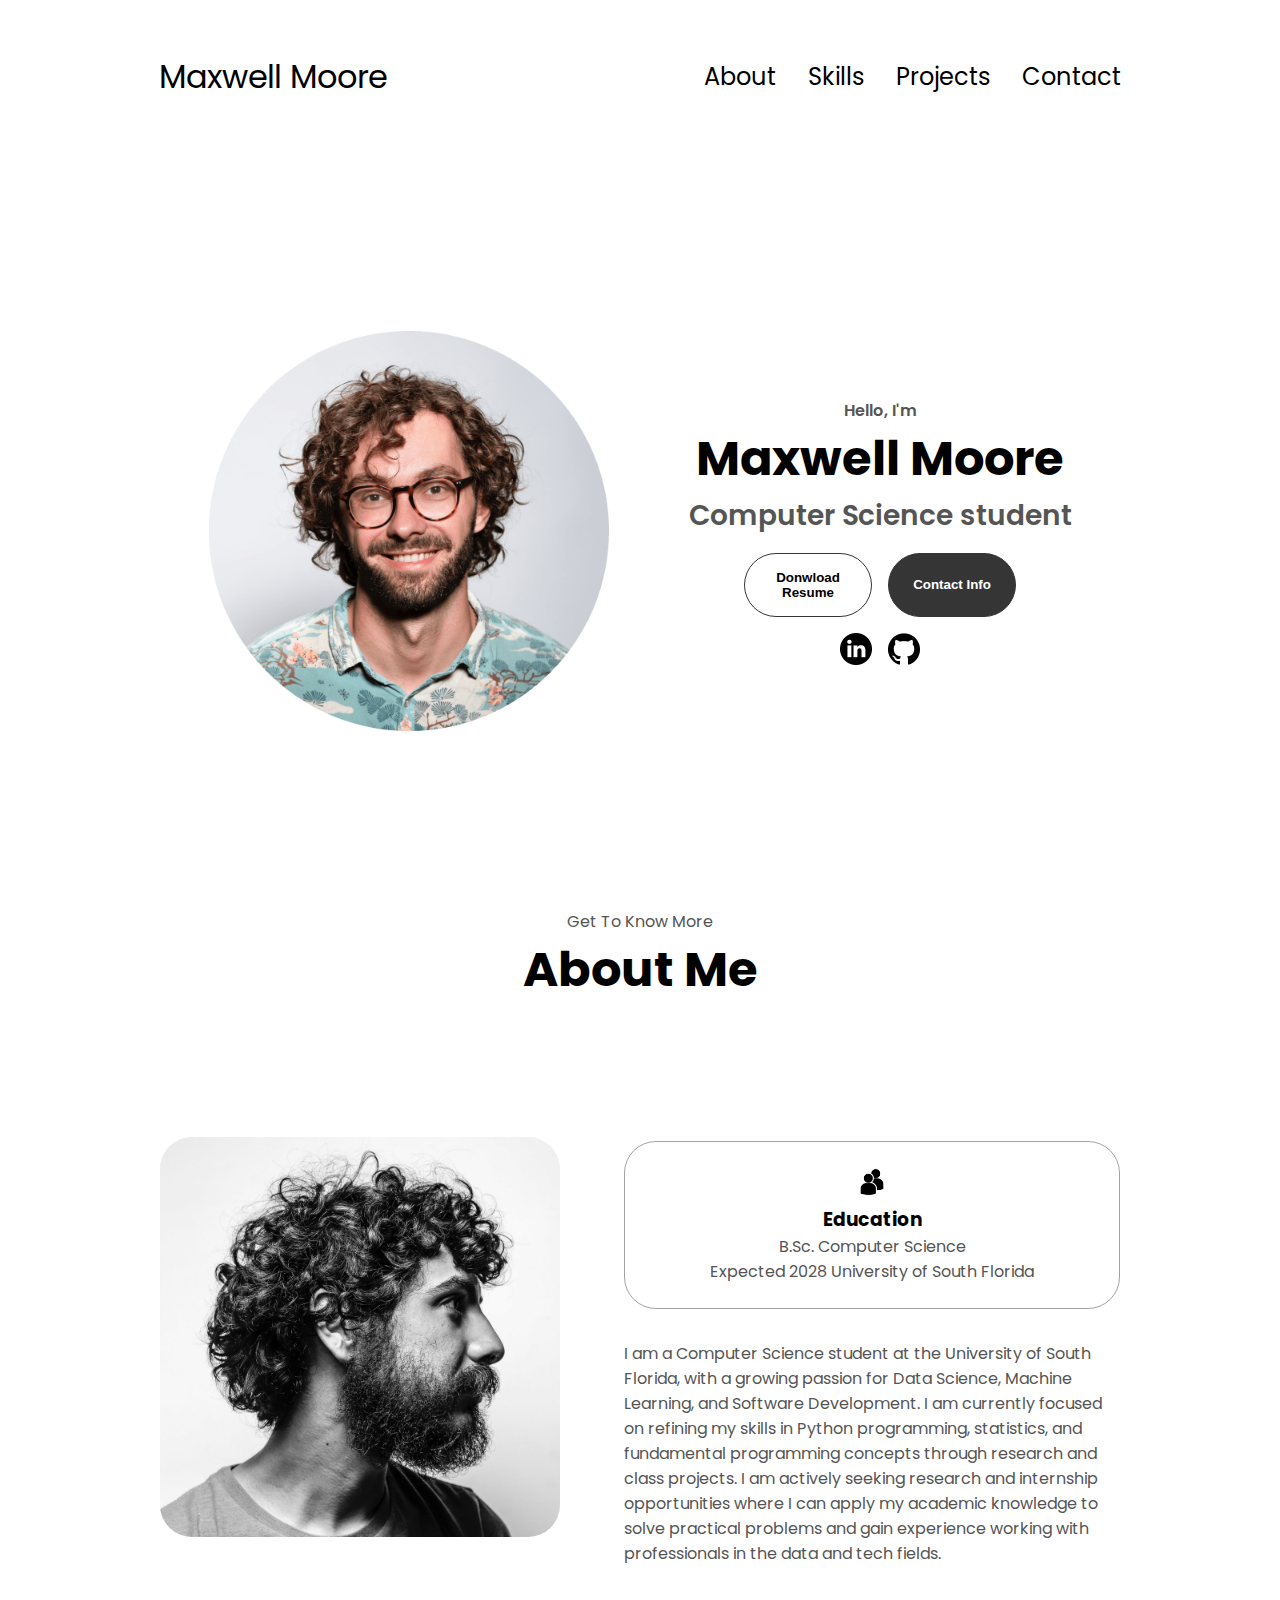
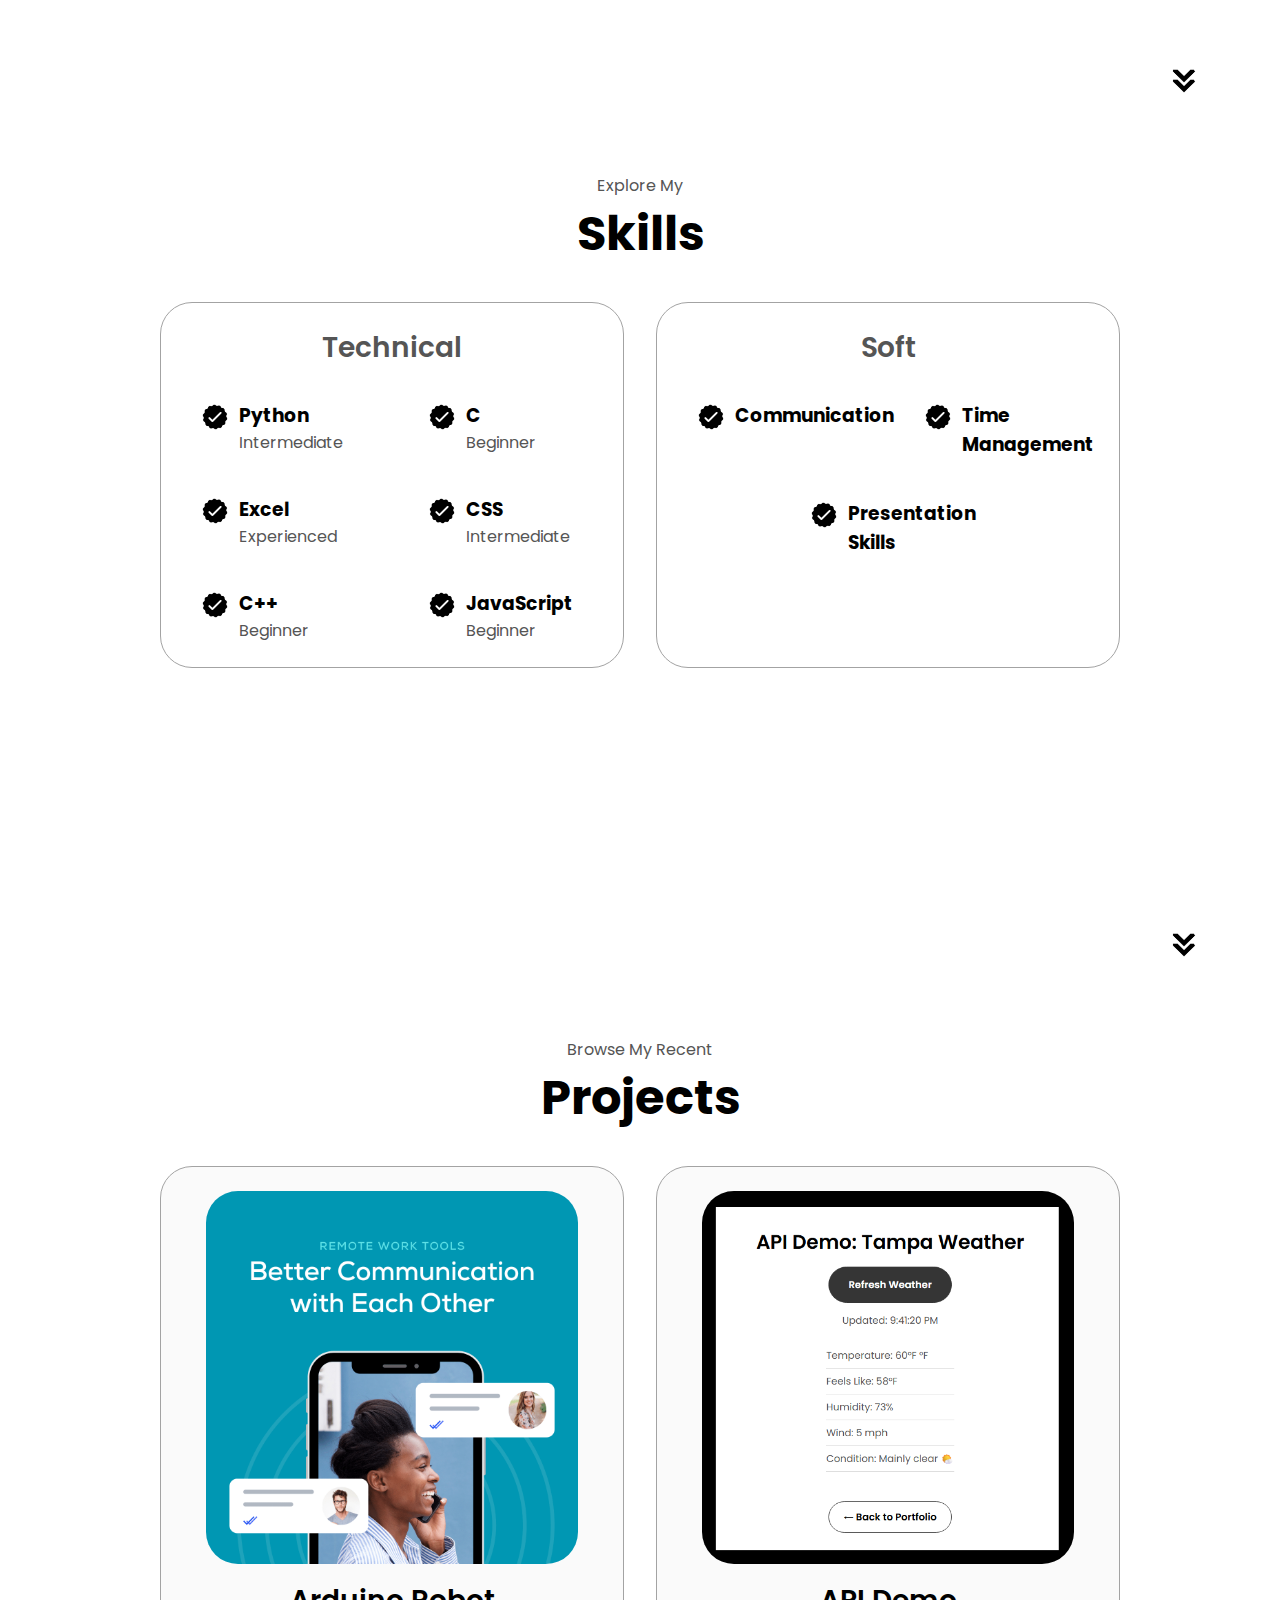
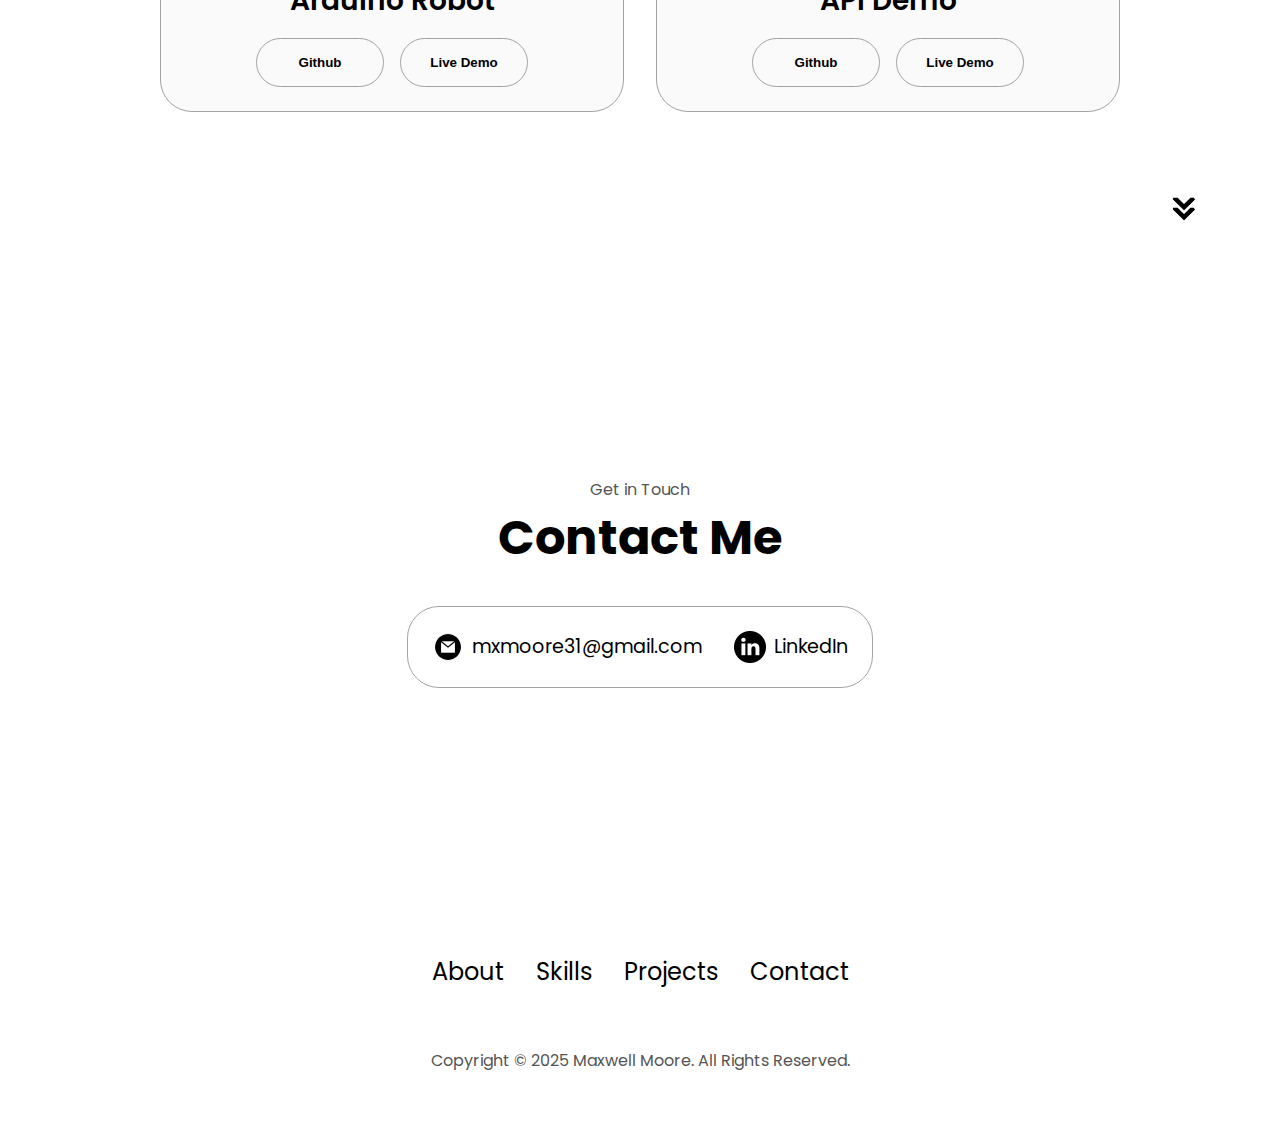
<file: index.html>
<!DOCTYPE html>
<html lang="en">
    <head>
        <meta charset="UTF-8" />
        <meta http-equiv="X-UA-Compatible" content="IE=edge" />
        <meta name="viewport" content="width=device-width, initial-scale=1.0" />
        <title>Maxwell's Portfolio</title>
        <link rel="stylesheet" href="style.css" />
        <link rel="stylesheet" href="mediaqueries.css" />
    </head>
    <body>
        <nav id="desktop-nav">
            <div class="logo">Maxwell Moore</div>
            <div>
                <ul class="nav-links">
                    <li><a href="#about">About</a></li>
                    <li><a href="#experience">Skills</a></li>
                    <li><a href="#projects">Projects</a></li>
                    <li><a href="#contact">Contact</a></li>
                </ul>
            </div>
        </nav>
        <nav id="hamburger-nav">
            <div class="logo">Maxwell Moore</div>
            <div class="hamburger-menu">
                <div class="hamburger-icon" onclick="toggleMenu()">
                    <span></span>
                    <span></span>
                    <span></span>
                </div>
                <div class="menu-links">
                    <li><a href="#about" onclick="toggleMenu()">About</a></li>
                    <li><a href="#experience" onclick="toggleMenu()">Skills</a></li>
                    <li><a href="#projects" onclick="toggleMenu()">Projects</a></li>
                    <li><a href="#contact" onclick="toggleMenu()">Contact</a></li>
                </div>
            </div>
        </nav>
        <section id="profile">
            <div class="section__pic-container">
                <img src="./assets/profile-pic.png" alt="Maxwell Moore profile picture">
            </div>
            <div class="section__text">
                <p class="section__text__p1">Hello, I'm</p>
                <h1 class="title">Maxwell Moore</h1>
                <p class="section__text__p2">Computer Science student</p>
                <div class="btn-container">
                    <button 
                        class="btn btn-color-2" 
                        onclick="window.open('./assets/Maxwell_Moore_resume.pdf')">
                        
                        Donwload Resume
                    </button>
                    <button class="btn btn-color-1" onclick="location.href='./#contact'">
                        Contact Info
                    </button>
                </div>
                <div id="socials-container">
                    <img 
                        src="./assets/linkedin.png" 
                        alt="My LinkedIn profile"
                        class="icon" 
                        onclick="location.href='https://www.linkedin.com/in/maxwell-m-0b973a325/'"
                    />
                    <img 
                        src="./assets/github.png" 
                        alt="My Github profile"
                        class="icon" 
                        onclick="location.href='https://github.com/MMoore-33/'"
                    />
                </div>
            </div>
        </section>
        <section id="about">
            <p class="section__text__p1">Get To Know More</p>
            <h1 class="title">About Me</h1>
            <div class="section-container">
                <div class="section__pic-container">
                    <img src="./assets/about-pic.png" alt="Profile picture" class="about-pic"
                    />
                </div>
                <div class="about-details-container">
                    <div class="about-containers">
                       <!-- <div class="details-container">
                            <img 
                                src="./assets/experience.png" 
                                alt="Experience icon"
                                class="icon about-badges"
                            />
                            <h3>Experience</h3>
                            <p>2+ years <br />Frontend Development</p>
                        </div> -->
                        <div class="details-container">
                            <img 
                                src="./assets/education.png" 
                                alt="Education icon"
                                class="icon about-badges"
                            />
                            <h3>Education</h3>
                            <p>B.Sc. Computer Science</p>
                            <p>Expected 2028 University of South Florida</p>
                        </div>
                    </div>
                    <div class="text-container">
                        <p>I am a Computer Science student at the University of South Florida, with a growing passion for Data Science,
                        Machine Learning, and Software Development. I am currently focused on refining my skills in Python programming,
                        statistics, and fundamental programming concepts through research and class
                        projects. I am actively seeking research and internship opportunities where I can apply my academic knowledge to solve
                        practical problems and gain experience working with professionals in the data and tech fields.
                        </p>
                    </div>
                </div>
            </div>
            <img 
                src="./assets/arrow.png" 
                alt="Arrow icon" 
                class="icon arrow"
                onclick="location.href='./#experience'"
            />
        </section>
        <section id="experience">
            <p class="section__text__p1">Explore My</p>
            <h1 class="title">Skills</h1>
            <div class="experience-details-container">
                <div class="about-containers">
                    <div class="details-container">
                        <h2 class="experience-sub-title">Technical</h2>
                        <div class="article-container">
                            <article>
                                <img 
                                    src="./assets/checkmark.png"  
                                    alt="Experience icon"
                                    class="icon"
                                />
                                <div>
                                    <h3>Python</h3>
                                    <p>Intermediate</p>
                                </div>
                            </article>
                            <article>
                                <img 
                                    src="./assets/checkmark.png"  
                                    alt="Experience icon"
                                    class="icon"
                                />
                                <div>
                                    <h3>C</h3>
                                    <p>Beginner</p>
                                </div>
                            </article>
                            <article>
                                <img 
                                    src="./assets/checkmark.png"  
                                    alt="Experience icon"
                                    class="icon"
                                />
                                <div>
                                    <h3>Excel</h3>
                                    <p>Experienced</p>
                                </div>
                            </article>
                            <article>
                                <img 
                                    src="./assets/checkmark.png"  
                                    alt="Experience icon"
                                    class="icon"
                                />
                                <div>
                                    <h3>CSS</h3>
                                    <p>Intermediate</p>
                                </div>
                            </article>
                            <article>
                                <img 
                                    src="./assets/checkmark.png"  
                                    alt="Experience icon"
                                    class="icon"
                                />
                                <div>
                                    <h3>C++</h3>
                                    <p>Beginner</p>
                                </div>
                            </article>
                            <article>
                                <img 
                                    src="./assets/checkmark.png" 
                                    alt="Experience icon" 
                                    class="icon" />
                                <div>
                                    <h3>JavaScript</h3>
                                    <p>Beginner</p>
                                </div>
                            </article>
                        </div>
                    </div>
                    <div class="details-container">
                        <h2 class="experience-sub-title">Soft</h2>
                        <div class="article-container">
                            <article>
                                <img 
                                    src="./assets/checkmark.png"  
                                    alt="Experience icon"
                                    class="icon"
                                />
                                <div>
                                    <h3>Communication</h3>
                                    <!-- <p>Experienced</p> -->
                                </div>
                            </article>
                            <article>
                                <img 
                                    src="./assets/checkmark.png"  
                                    alt="Experience icon"
                                    class="icon"
                                />
                                <div>
                                    <h3>Time Management</h3>
                                    <!-- <p>Experienced</p> -->
                                </div>
                            </article>
                            <article>
                                <img 
                                    src="./assets/checkmark.png"  
                                    alt="Experience icon"
                                    class="icon"
                                />
                                <div>
                                    <h3>Presentation Skills</h3>
                                    <!-- <p>Experienced</p> -->
                                </div>
                            </article>
                            <!-- <article>
                                <img 
                                    src="./assets/checkmark.png"  
                                    alt="Experience icon"
                                    class="icon"
                                />
                                <div>
                                    <h3>JavaScript</h3>
                                    <p>Experienced</p>
                                </div>
                            </article> -->
                        </div>
                    </div>
                </div>
            </div>
            <img 
                src="./assets/arrow.png" 
                alt="Arrow icon" 
                class="icon arrow"
                onclick="location.href='./#projects'"
            />
        </section>
        <section id="projects">
            <p class="section__text__p1">Browse My Recent</p>
            <h1 class="title">Projects</h1>
            <div class="experience-details-container">
                <div class="about-containers">
                    <div class="details-container color-container">
                    <div class="article-container">
                        <img 
                            src="./assets/project-1.png" 
                            alt="Project 1"
                            class="project-img"
                        />
                    </div>
                    <h2 class="experience-sub-title project-title">Arduino Robot</h2>
                    <div class="btn-container">
                        <button class="btn btn-color-2 project-btn" onclick="location.href='https://github.com/MMoore-33/Arduino-Robot/'">
                            Github
                        </button>
                        <button 
                            class="btn btn-color-2 project-btn" 
                            onclick="location.href='https://drive.google.com/file/d/1azW4pftp9ejOA5FDDhb_mDvlWvCeqiDs/view?usp=drive_link'">
                            Live Demo
                        </button>
                    </div>
                    </div>
                    <div class="details-container color-container">
                    <div class="article-container">
                        <img 
                            src="./assets/project-2.png" 
                            alt="Project 2"
                            class="project-img"
                        />
                    </div>
                    <h2 class="experience-sub-title project-title">API Demo</h2>
                    <div class="btn-container">
                        <button class="btn btn-color-2 project-btn" onclick="location.href='https://github.com/MMoore-33/html-css-js-portfolio-website/'">
                            Github
                        </button>
                        <button class="btn btn-color-2 project-btn" onclick="location.href='demo.html'">
                            Live Demo
                        </button>
                        <!--<button 
                            class="btn btn-color-2 project-btn" 
                            onclick="location.href='https://https://drive.google.com/file/d/1azW4pftp9ejOA5FDDhb_mDvlWvCeqiDs/view?usp=drive_link'">
                            Live Demo
                        </button>-->
                    </div>
                    </div>
                    <!--<div class="details-container color-container">
                    <div class="article-container">
                        <img 
                            src="./assets/project-3.png" 
                            alt="Project 3"
                            class="project-img"
                        />
                    </div>
                    <h2 class="experience-sub-title project-title">Project Three</h2>
                    <div class="btn-container">
                        <button class="btn btn-color-2 project-btn" onclick="location.href='https://github.com/MMoore-33/Arduino-Robot/'">
                            Github
                        </button>
                        <button 
                            class="btn btn-color-2 project-btn" 
                            onclick="location.href='https://https://drive.google.com/file/d/1azW4pftp9ejOA5FDDhb_mDvlWvCeqiDs/view?usp=drive_link'">
                            Live Demo
                        </button>
                    </div>
                    </div>-->
                </div>
            </div>
            <img 
                src="./assets/arrow.png" 
                alt="Arrow icon" 
                class="icon arrow"
                onclick="location.href='./#contact'"
            />
        </section>
        <section id="contact">
            <p class="section__text__p1">Get in Touch</p>
            <h1 class="title">Contact Me</h1>
            <div class="contact-info-upper-container">
                <div class="contact-info-container">
                    <img 
                        src="./assets/email.png" 
                        alt="Email icon" 
                        class="icon contact-icon"
                    />
                    <p><a href="mailto:mxmoore31@gmail.com">mxmoore31@gmail.com</a>
                    </p>
                </div>
                <div class="contact-info-container">
                    <img 
                        src="./assets/linkedin.png" 
                        alt="LinkedIn icon icon" 
                        class="icon contact-icon"
                    />
                    <p><a href="https://www.linkedin.com/in/maxwell-m-0b973a325/">LinkedIn</a></p>
                </div>
            </div>
        </section>
        <footer>
            <nav>
                <div class="nav-links-container">
                    <ul class="nav-links">
                        <li><a href="#about">About</a></li>
                        <li><a href="#experience">Skills</a></li>
                        <li><a href="#projects">Projects</a></li>
                        <li><a href="#contact">Contact</a></li>
                    </ul>
                </div>
            </nav>
            <p>Copyright &#169; 2025 Maxwell Moore. All Rights Reserved.</p>
        </footer>
        <script src="script.js"></script>
    </body>
</html>
</file>
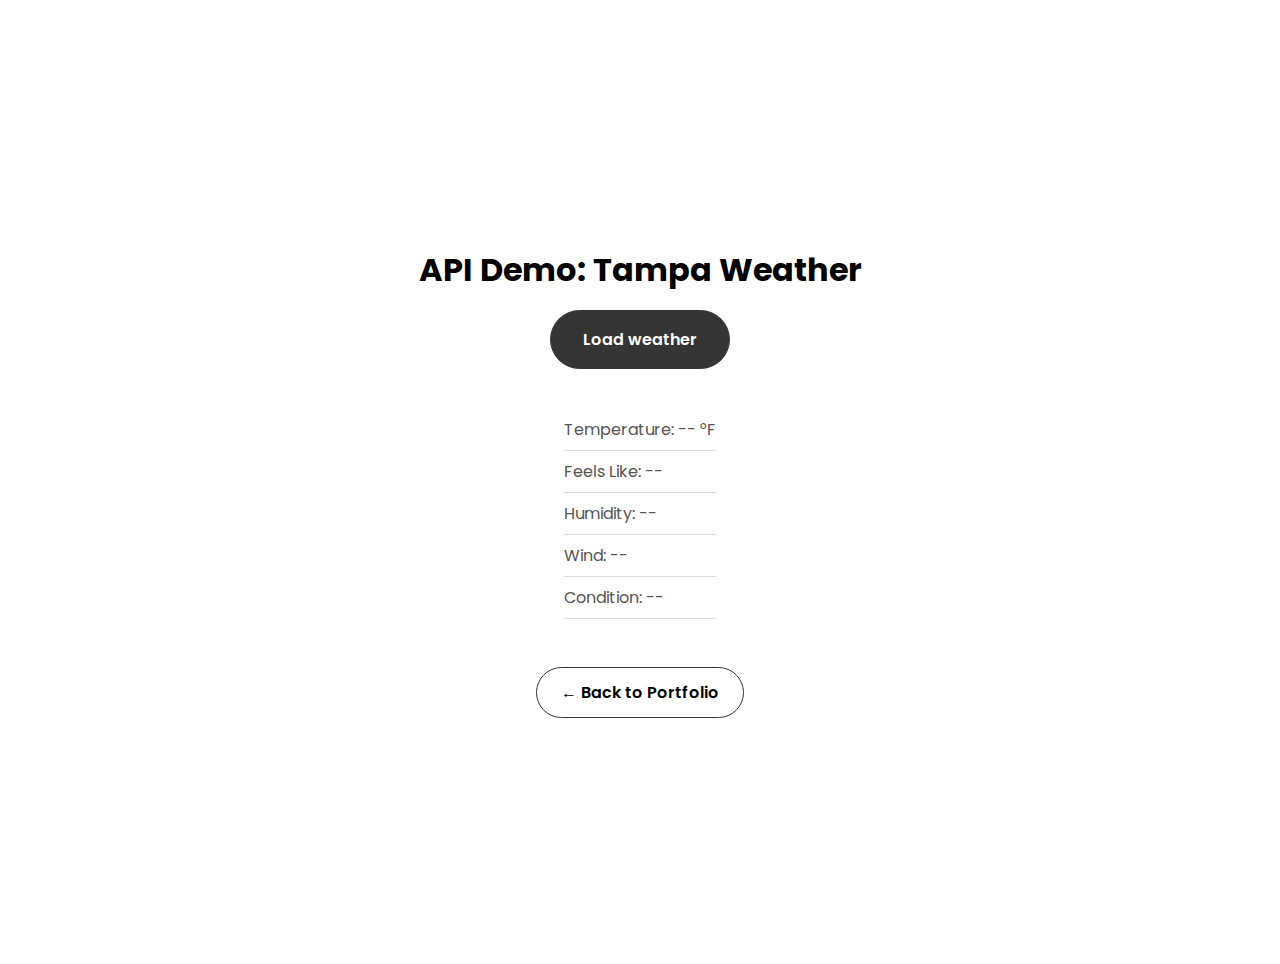
<file: demo.html>
<!doctype html>
<html>
    <head>
        <meta charset="UTF-8" />
        <meta name="viewport" content="width=device-width, initial-scale=1.0" />
        <title>API Demo</title>
        <link rel="stylesheet" href="style.css" />

        <style>
            body {
                display: flex;
                flex-direction: column;
                align-items: center;
                justify-content: center;
                min-height: 100vh;
                text-align: center;
                padding: 2rem;
            }

            #loadBtn {
                font-family: "Poppins", sans-serif;
                font-weight: 600;
                padding: 1rem 2rem;
                border-radius: 2rem;
                border: rgb(53, 53, 53) 0.1rem solid;
                background: rgb(53, 53, 53);
                color: white;
                cursor: pointer;
                font-size: 1rem;
                transition: all 300ms ease;
                margin: 1rem 0;
            }

            #loadBtn:hover {
                background: rgb(0, 0, 0);
            }

            #results {
                margin: 1.5rem 0;
                text-align: left;
            }

            #results p {
                padding: .5rem 0;
                border-bottom: 1px solid rgb(220, 220, 220);
            }

            .back-btn {
                display: inline-block;
                margin-top: 1.5rem;
                padding: 0.75rem 1.5rem;
                border: rgb(53, 53, 53) 0.1rem solid;
                border-radius: 2rem;
                font-family: "Poppins", sans-serif;
                font-weight: 600;
                color: black;
                text-decoration: none;
                transition: all 300ms ease;
            }

            .back-btn:hover {
                background: rgb(53, 53, 53);
                color: white;
            }

            h1 {
                cursor: default;
            }
        </style>
    </head>

    <body>
        <h1>API Demo: Tampa Weather</h1>

        <button id="loadBtn">Load weather</button>

        <p id="status"></p>

        <div id="results">
            <p>Temperature: <span id="temp">--</span> °F</p>
            <p>Feels Like: <span id="feels">--</span></p>
            <p>Humidity: <span id="humidity">--</span></p>
            <p>Wind: <span id="wind">--</span></p>
            <p>Condition: <span id="condition">--</span></p>
        </div>

        <script src="demo.js"></script>

        <a href="index.html" class="back-btn">← Back to Portfolio</a>
    </body>
</html>
</file>
<file: style.css>
/* GENERAL */

@import url('https://fonts.googleapis.com/css2?family=Poppins:wght@300;400;500;600&display=swap');

* {
    margin: 0;
    padding: 0;

}

body {
    font-family: "Poppins", sans-serif;
}

html {
    scroll-behavior: smooth;
}

p {
    color: rgb(85, 85, 85);
}

/* TRANSITION */

a, 
.btn {
    transition: all 300ms ease;
}

/* DESKTOP NAV */

nav, 
.nav-links {
    display: flex;
}

nav {
    justify-content: space-around;
    align-items: center;
    height: 17vh;
}

.nav-links {
    gap: 2rem;
    list-style: none;
    font-size: 1.5rem;
}

a {
    color: black;
    text-decoration: none;
    text-decoration-color: white;
}

a:hover {
    color: grey;
    text-decoration: underline;
    text-underline-offset: 1rem;
    text-decoration-color: rgb(181, 181, 181);
}

.logo {
    font-size: 2rem;
}

.logo:hover {
    cursor: default;
}

/* HAMBURGER MENU*/

#hamburger-nav {
    display: none;
}

.hamburger-menu {
    position: relative;
    display: inline-block;
}

.hamburger-icon {
    display: flex;
    flex-direction: column;
    justify-content: space-between;
    height: 24px;
    width: 30px;
    cursor: pointer;
}

.hamburger-icon span {
    width: 100%;
    height: 2px;
    background-color: black;
    transition: all 0.3 ease-in-out;
}

.menu-links {
    position: absolute;
    top: 100%;
    right: 0%;
    background-color: white;
    width: fit-content;
    max-height: 0;
    overflow: hidden;
    transition: all 0.3 ease-in-out;
}

.menu-links a {
    display: block;
    padding: 10px;
    text-align: center;
    font-size: 1.5rem;
    color: black;
    text-decoration: none;
    transition: all 0.3 ease-in-out;
}

.menu-links li {
    list-style: none;
}

.menu-links.open {
    max-height: 300px;
}

.hamburger-icon.open span:first-child {
    transform: rotate(45deg) translate(10px, 5px);
}

.hamburger-icon.open span:nth-child(2) {
    opacity: 0;
}

.hamburger-icon.open span:last-child {
    transform: rotate(-45deg) translate(10px, -5px);
}

.hamburger-icon span:first-child {
    transform: none;
}
.hamburger-icon span:first-child {
    opacity: 1;
}
.hamburger-icon span:first-child {
    transform: none;
}

/* SECTIONS */

section {
    padding-top: 4vh;
    height: 96vh;
    margin: 0 10rem;
    box-sizing: border-box;
    min-height: fit-content;
}

.section-container {
    display: flex;
}

/* PROFILE SECTION */

#profile {
    display: flex;
    justify-content: center;
    gap: 5rem;
    height: 80vh;
}

.section__pic-container {
    display: flex;
        height: 400px;
        width: 400px;
        margin: auto 0;
}

.section__text {
    align-self: center;
    text-align: center;
}

.section__text p {
    font-weight: 600;
    cursor: default;
}

.section__text__p1 {
   text-align: center;
   cursor: default;
}
.section__text__p2 {
   font-size: 1.75rem;
   margin-bottom: 1rem;
}

.title {
    font-size: 3rem;
    text-align: center;
    cursor: default;
}

#socials-container {
    display: flex;
    justify-content: center;
    margin-top: 1rem;
    gap: 1rem;
}

/* ICONS */

.icon {
    cursor: pointer;
    height: 2rem;
}

/* BUTTONS */

.btn-container {
    display: flex;
    justify-content: center;
    gap: 1rem;
}

.btn {
    font-weight: 600;
    transition: all 300ms ease;
    padding: 1rem;
    width: 8rem;
    border-radius: 2rem;
}

.btn-color-1, 
.btn-color-2 {
    border: rgb(53, 53, 53) 0.1rem solid;
}

.btn-color-1:hover,
.btn-color-2:hover {
    cursor: pointer;
}

.btn-color-1,
.btn-color-2:hover {
    background: rgb(53, 53, 53);
    color: white;
}

.btn-color-1:hover {
    background: rgb(0, 0, 0)
}

.btn-color-2 {
    background: none;
}

.btn-color-2:hover {
    border: rgb(255, 255, 255) 0.1rem solid;
}

.btn-container {
    gap: 1rem;
}

/* ABOUT SECTION */

#about {
    position: relative;
}

.about-containers {
    gap: 2rem;
    margin-bottom: 2rem;
    margin-top: 2rem;
}

.about-details-container {
    justify-content: center;
    flex-direction: column;
}

.about-containers, 
.about-details-container {
    display: flex;
}

.about-pic {
    border-radius: 2rem;
}

.arrow {
    position: absolute;
    right: -5rem;
    bottom: 2.5rem;
}

.details-container {
    padding: 1.5rem;
    flex: 1;
    background: white;
    border-radius: 2rem;
    border: rgb(53, 53, 53) 0.1rem solid;
    border-color: rgb(163, 163, 163);
    text-align: center;
    cursor: default;
}

.section-container {
    gap: 4rem;
    height: 80%;
}

.section__pic-container {
    height: 400px;
    width: 400px;
    margin: auto 0;
}

.about-badges {
    cursor: default;
}

.text-container {
    cursor: default;
}

/* EXPERIENCE SECTION */

#experience {
    position: relative;
}

.experience-sub-title {
    color: rgb(85, 85, 85);
    font-weight: 600;
    font-size: 1.75rem;
    margin-bottom: 2rem;
}

.experience-details-container {
    display: flex;
    justify-content: center;
    flex-direction: column;
}

.article-container {
    display: flex;
    text-align: initial;
    flex-wrap: wrap;
    flex-direction: row;
    gap: 2.5rem;
    justify-content: space-around;
}

article {
    display: flex;
    width: 10rem;
    justify-content: flex-start;
    gap: 0.5rem;
}

article .icon {
    cursor: default;
}

/* PROJECTS SECTION */

#projects {
    position: relative;
}

.color-container {
    border-color: rgb(163, 163, 163);
    background: rgb(250, 250, 250);
}

.project-img {
    border-radius: 2rem;
    width: 90%;
    height: 90%;
}

.project-title {
    margin: 1rem;
    color: black;
}

.project-btn {
    color: black;
    border-color: rgb(163, 163, 163);
}

/* CONTACT */

#contact {
    display: flex;
    justify-content: center;
    flex-direction: column;
    height: 70vh;
}

.contact-info-upper-container {
    display: flex;
    justify-content: center;
    border-radius: 2rem;
    border: rgb(53, 53, 53) 0.1rem solid;
    border-color: rgb(163, 163, 163);
    background: (250, 250, 250);
    margin: 2rem auto;
    padding: 0.5rem;
}

.contact-info-container {
    display: flex;
    align-items: center;
    justify-content: center;
    gap: 0.5rem;
    margin: 1rem;
}

.contact-info-container p {
    font-size: larger;
}

.contact-icon {
    cursor: default;
}

/* FOOTER SECTION */

footer {
    height: 26vh;
    margin: 0 1rem;
}

footer p {
    text-align: center;
    cursor: default;
}
</file>
<file: mediaqueries.css>
@media screen and (max-width: 1200px) {
    #desktop-nav {
        display: none;
    }
    #hamburger-nav {
        display: flex;
    }
}
</file>
